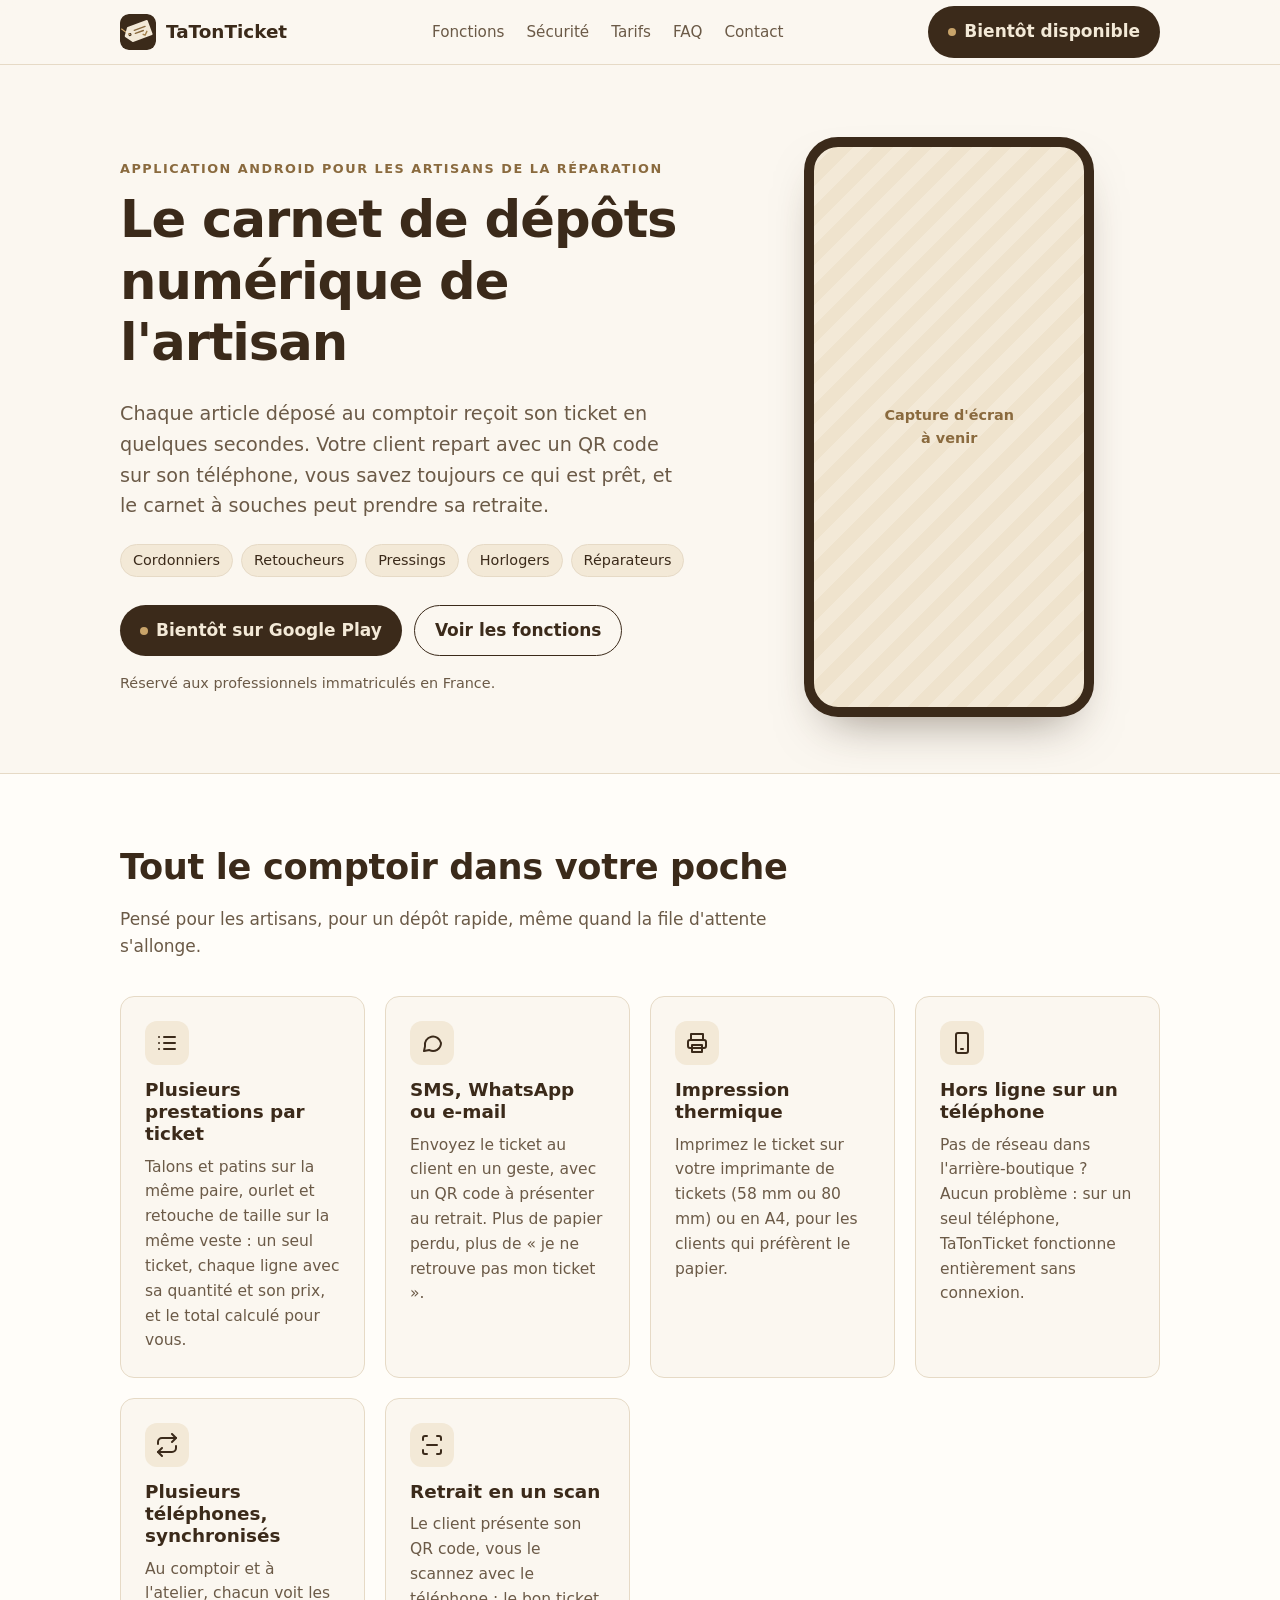
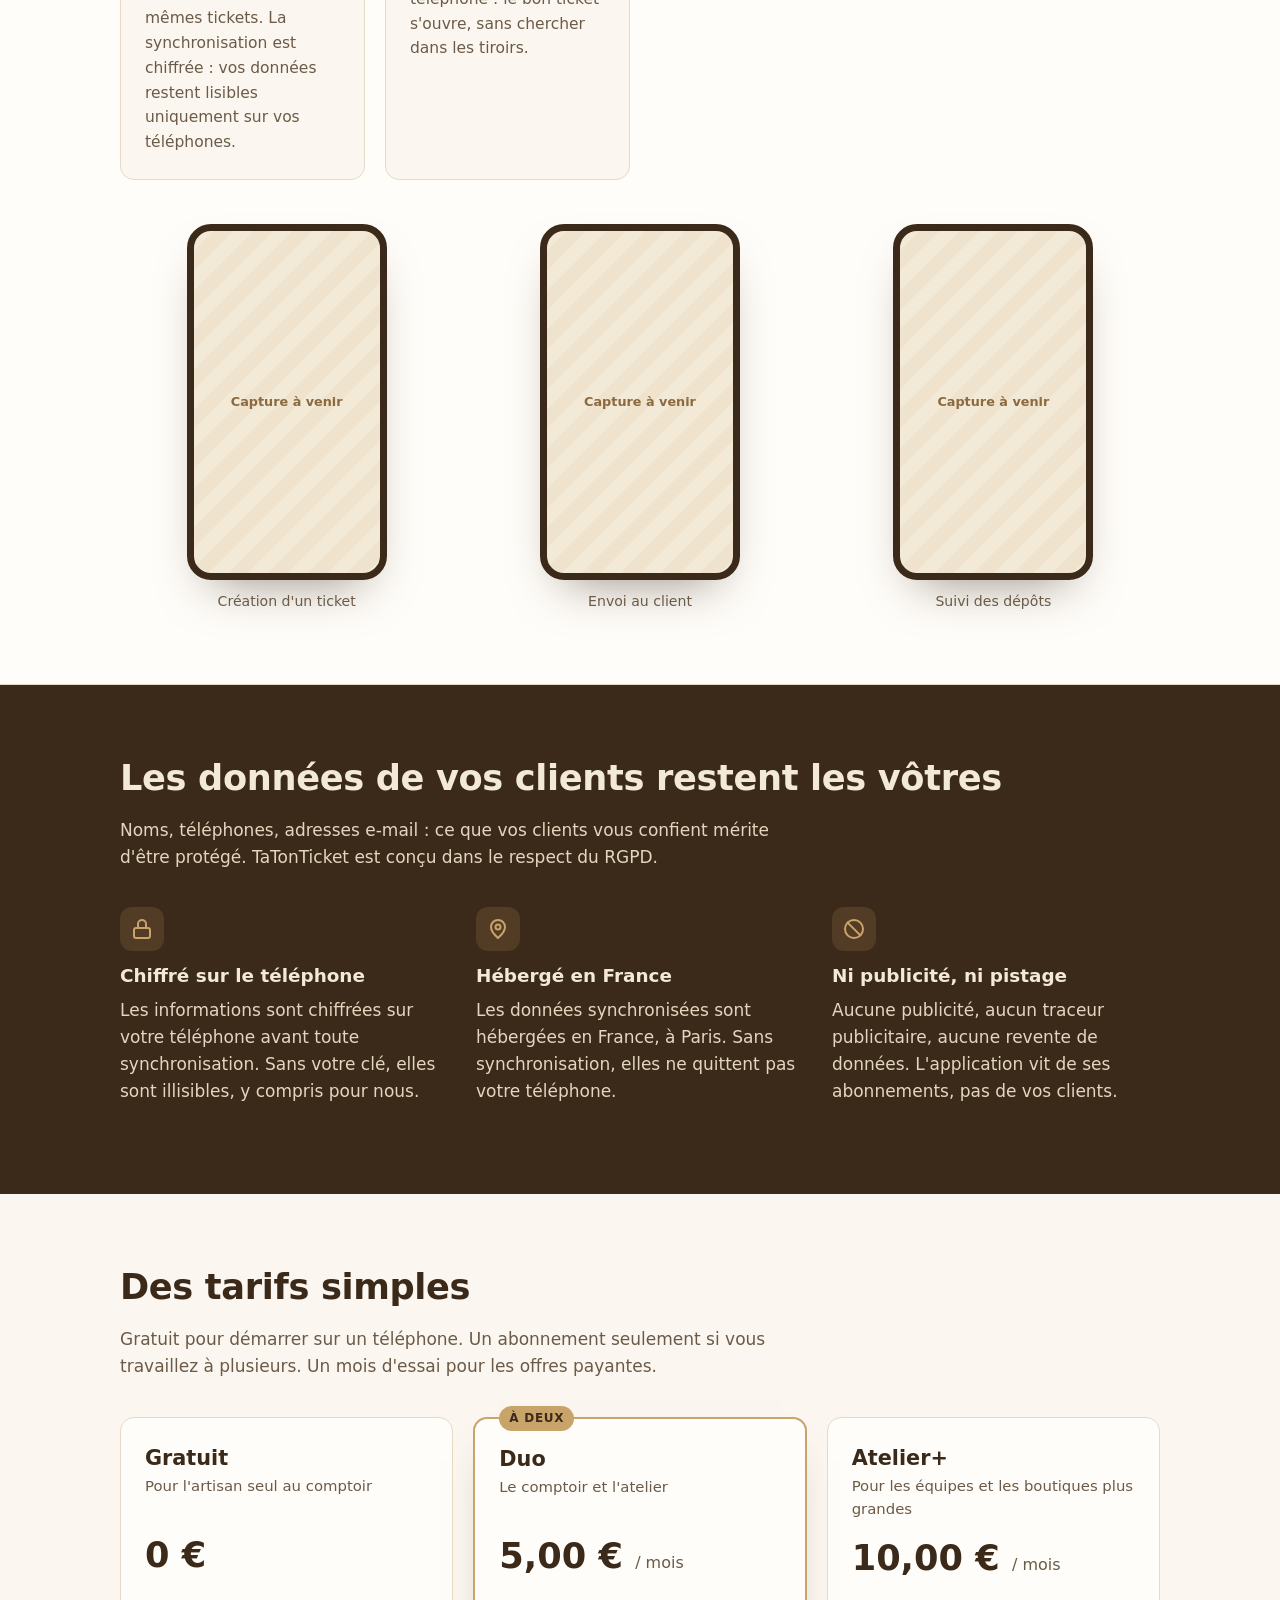
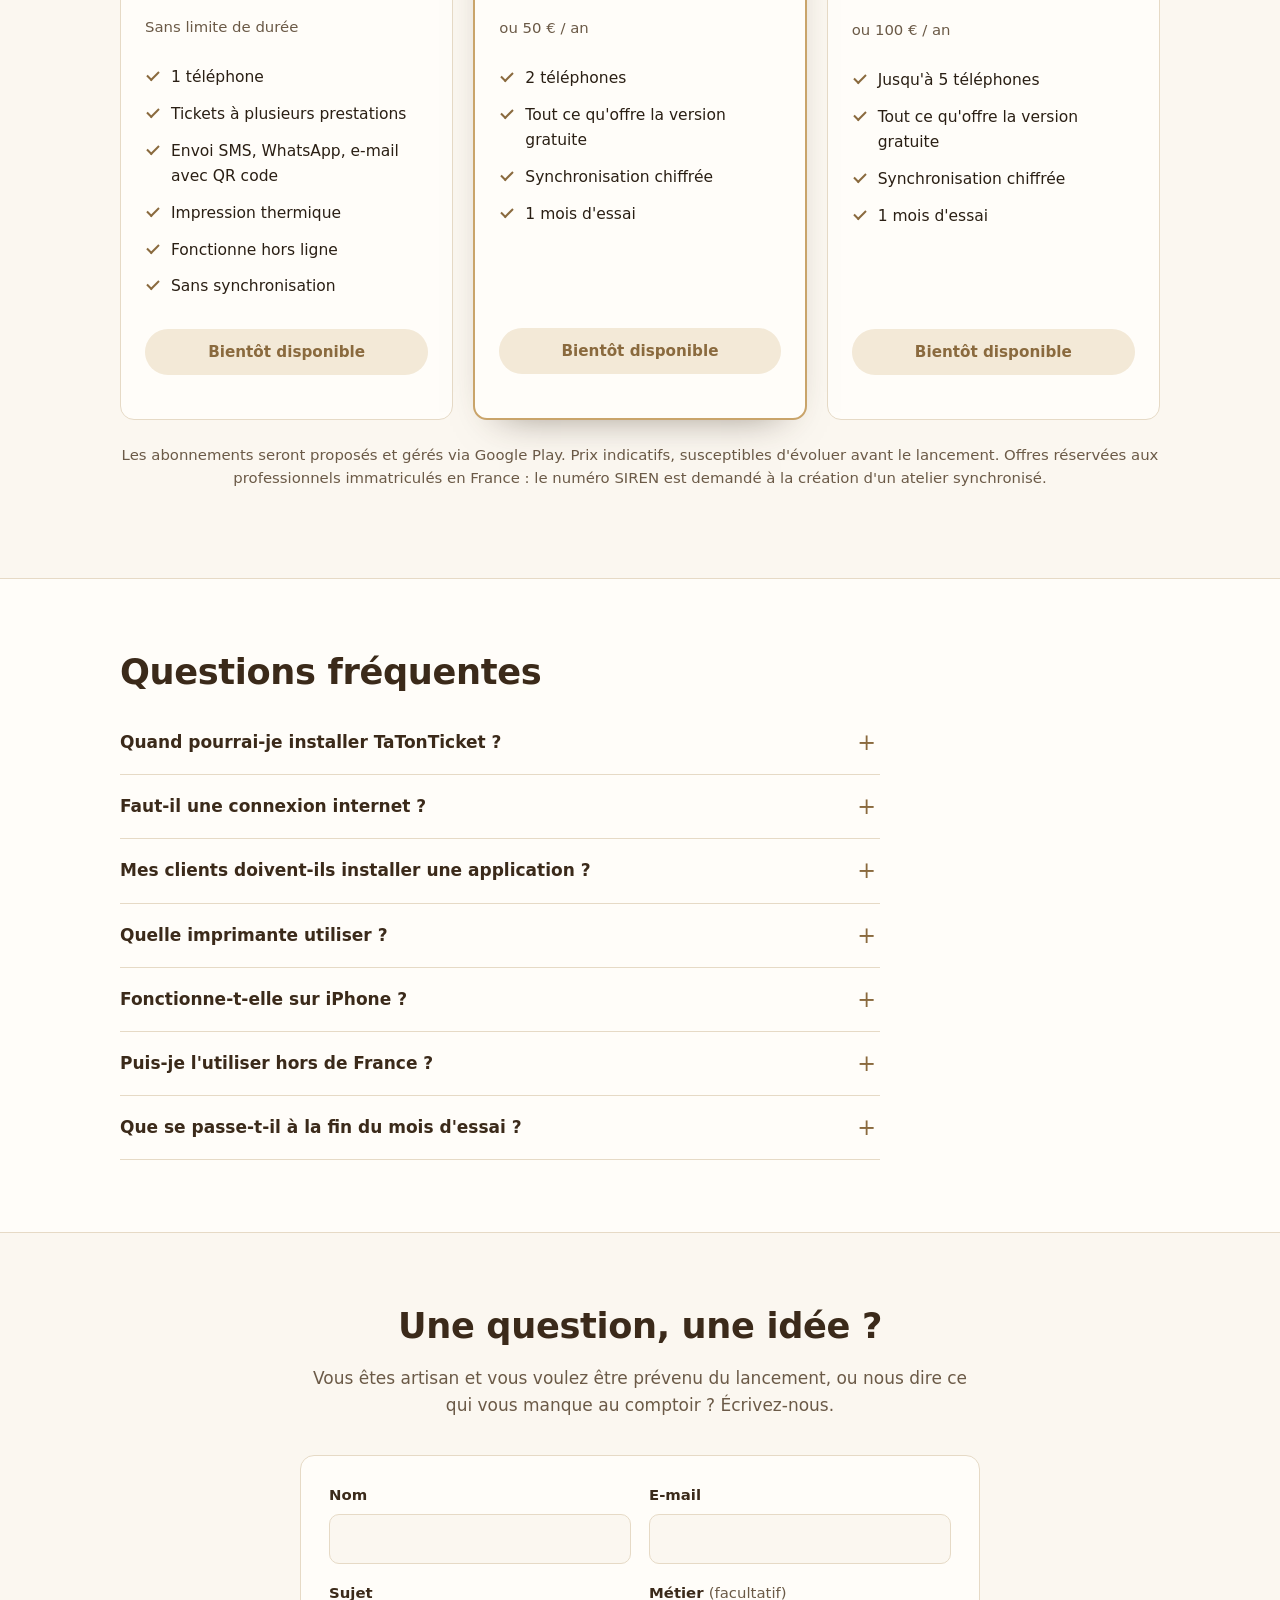
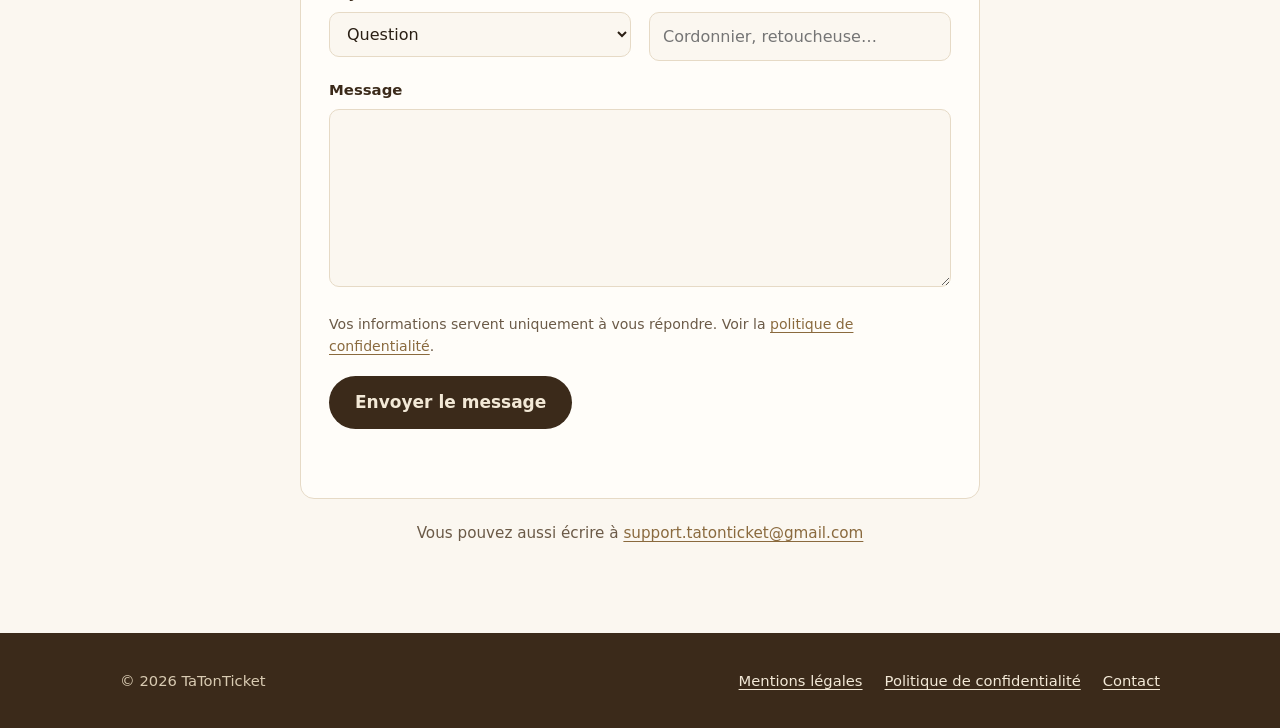
<file: index.html>
<!doctype html>
<html lang="fr">
<head>
  <meta charset="utf-8">
  <meta name="viewport" content="width=device-width, initial-scale=1">
  <title>TaTonTicket — le carnet de dépôts numérique de l'artisan</title>
  <meta name="description" content="TaTonTicket remplace le carnet à souches : tickets de dépôt à plusieurs prestations, envoi par SMS, WhatsApp ou e-mail avec QR code, impression thermique, hors ligne. Pour cordonniers, retoucheurs, pressings, horlogers et réparateurs.">
  <meta name="theme-color" content="#3B2A1A">
  <meta property="og:title" content="TaTonTicket — le carnet de dépôts numérique de l'artisan">
  <meta property="og:description" content="Tickets de dépôt sur téléphone pour les artisans de la réparation. Bientôt disponible.">
  <meta property="og:type" content="website">
  <meta property="og:locale" content="fr_FR">
  <link rel="icon" href="assets/icone.svg" type="image/svg+xml">
  <link rel="icon" href="assets/icone-192.png" type="image/png">
  <link rel="apple-touch-icon" href="assets/icone-192.png">
  <link rel="stylesheet" href="style.css">
</head>
<body>
  <a class="lien-evitement" href="#contenu">Aller au contenu</a>

  <header class="entete">
    <div class="conteneur">
      <a class="marque" href="#">
        <img src="assets/icone.svg" alt="" width="36" height="36">
        TaTonTicket
      </a>
      <nav class="nav" aria-label="Navigation principale">
        <a href="#fonctions">Fonctions</a>
        <a href="#securite">Sécurité</a>
        <a href="#tarifs">Tarifs</a>
        <a href="#faq">FAQ</a>
        <a href="#contact">Contact</a>
      </nav>
      <span class="badge-bientot">Bientôt disponible</span>
    </div>
  </header>

  <main id="contenu">
    <section class="accueil">
      <div class="conteneur">
        <div>
          <p class="surtitre">Application Android pour les artisans de la réparation</p>
          <h1>Le carnet de dépôts numérique de l'artisan</h1>
          <p class="chapeau">Chaque article déposé au comptoir reçoit son ticket en quelques secondes. Votre client repart avec un QR code sur son téléphone, vous savez toujours ce qui est prêt, et le carnet à souches peut prendre sa retraite.</p>
          <ul class="metiers" aria-label="Métiers concernés">
            <li>Cordonniers</li>
            <li>Retoucheurs</li>
            <li>Pressings</li>
            <li>Horlogers</li>
            <li>Réparateurs</li>
          </ul>
          <div class="actions">
            <span class="badge-bientot">Bientôt sur Google Play</span>
            <a class="bouton-secondaire" href="#fonctions">Voir les fonctions</a>
          </div>
          <p class="mention-france">Réservé aux professionnels immatriculés en France.</p>
        </div>
        <!-- Emplacement : remplacer par une vraie capture d'écran de l'app (ex. assets/capture-accueil.png) -->
        <div class="capture" role="img" aria-label="Emplacement réservé pour une capture d'écran">Capture d'écran<br>à venir</div>
      </div>
    </section>

    <section class="section alt" id="fonctions">
      <div class="conteneur">
        <h2>Tout le comptoir dans votre poche</h2>
        <p class="intro">Pensé pour les artisans, pour un dépôt rapide, même quand la file d'attente s'allonge.</p>
        <div class="grille">
          <article class="carte">
            <div class="pictogramme" aria-hidden="true">
              <svg viewBox="0 0 24 24" fill="none" stroke="currentColor" stroke-width="2" stroke-linecap="round" stroke-linejoin="round"><path d="M9 6h11M9 12h11M9 18h11"/><path d="M4 6h.01M4 12h.01M4 18h.01"/></svg>
            </div>
            <h3>Plusieurs prestations par ticket</h3>
            <p>Talons et patins sur la même paire, ourlet et retouche de taille sur la même veste : un seul ticket, chaque ligne avec sa quantité et son prix, et le total calculé pour vous.</p>
          </article>
          <article class="carte">
            <div class="pictogramme" aria-hidden="true">
              <svg viewBox="0 0 24 24" fill="none" stroke="currentColor" stroke-width="2" stroke-linecap="round" stroke-linejoin="round"><path d="M21 12a8 8 0 0 1-11.6 7.1L4 20l1-4.6A8 8 0 1 1 21 12z"/></svg>
            </div>
            <h3>SMS, WhatsApp ou e-mail</h3>
            <p>Envoyez le ticket au client en un geste, avec un QR code à présenter au retrait. Plus de papier perdu, plus de « je ne retrouve pas mon ticket ».</p>
          </article>
          <article class="carte">
            <div class="pictogramme" aria-hidden="true">
              <svg viewBox="0 0 24 24" fill="none" stroke="currentColor" stroke-width="2" stroke-linecap="round" stroke-linejoin="round"><path d="M6 9V3h12v6"/><rect x="3" y="9" width="18" height="8" rx="2"/><path d="M7 14h10v7H7z"/></svg>
            </div>
            <h3>Impression thermique</h3>
            <p>Imprimez le ticket sur votre imprimante de tickets (58 mm ou 80 mm) ou en A4, pour les clients qui préfèrent le papier.</p>
          </article>
          <article class="carte">
            <div class="pictogramme" aria-hidden="true">
              <svg viewBox="0 0 24 24" fill="none" stroke="currentColor" stroke-width="2" stroke-linecap="round" stroke-linejoin="round"><rect x="6" y="2" width="12" height="20" rx="2"/><path d="M11 18h2"/></svg>
            </div>
            <h3>Hors ligne sur un téléphone</h3>
            <p>Pas de réseau dans l'arrière-boutique ? Aucun problème : sur un seul téléphone, TaTonTicket fonctionne entièrement sans connexion.</p>
          </article>
          <article class="carte">
            <div class="pictogramme" aria-hidden="true">
              <svg viewBox="0 0 24 24" fill="none" stroke="currentColor" stroke-width="2" stroke-linecap="round" stroke-linejoin="round"><path d="M17 1l4 4-4 4"/><path d="M3 11V9a4 4 0 0 1 4-4h14"/><path d="M7 23l-4-4 4-4"/><path d="M21 13v2a4 4 0 0 1-4 4H3"/></svg>
            </div>
            <h3>Plusieurs téléphones, synchronisés</h3>
            <p>Au comptoir et à l'atelier, chacun voit les mêmes tickets. La synchronisation est chiffrée : vos données restent lisibles uniquement sur vos téléphones.</p>
          </article>
          <article class="carte">
            <div class="pictogramme" aria-hidden="true">
              <svg viewBox="0 0 24 24" fill="none" stroke="currentColor" stroke-width="2" stroke-linecap="round" stroke-linejoin="round"><path d="M3 7V5a2 2 0 0 1 2-2h2M17 3h2a2 2 0 0 1 2 2v2M21 17v2a2 2 0 0 1-2 2h-2M7 21H5a2 2 0 0 1-2-2v-2"/><path d="M7 12h10"/></svg>
            </div>
            <h3>Retrait en un scan</h3>
            <p>Le client présente son QR code, vous le scannez avec le téléphone : le bon ticket s'ouvre, sans chercher dans les tiroirs.</p>
          </article>
        </div>

        <div class="galerie">
          <!-- Emplacements : remplacer par de vraies captures d'écran de l'app -->
          <figure>
            <div class="capture petite" role="img" aria-label="Emplacement réservé pour une capture d'écran">Capture à venir</div>
            <figcaption>Création d'un ticket</figcaption>
          </figure>
          <figure>
            <div class="capture petite" role="img" aria-label="Emplacement réservé pour une capture d'écran">Capture à venir</div>
            <figcaption>Envoi au client</figcaption>
          </figure>
          <figure>
            <div class="capture petite" role="img" aria-label="Emplacement réservé pour une capture d'écran">Capture à venir</div>
            <figcaption>Suivi des dépôts</figcaption>
          </figure>
        </div>
      </div>
    </section>

    <section class="section sombre" id="securite">
      <div class="conteneur">
        <h2>Les données de vos clients restent les vôtres</h2>
        <p class="intro">Noms, téléphones, adresses e-mail : ce que vos clients vous confient mérite d'être protégé. TaTonTicket est conçu dans le respect du RGPD.</p>
        <div class="securite">
          <div>
            <div class="pictogramme" aria-hidden="true">
              <svg viewBox="0 0 24 24" fill="none" stroke="currentColor" stroke-width="2" stroke-linecap="round" stroke-linejoin="round"><rect x="4" y="11" width="16" height="10" rx="2"/><path d="M8 11V7a4 4 0 0 1 8 0v4"/></svg>
            </div>
            <h3>Chiffré sur le téléphone</h3>
            <p>Les informations sont chiffrées sur votre téléphone avant toute synchronisation. Sans votre clé, elles sont illisibles, y compris pour nous.</p>
          </div>
          <div>
            <div class="pictogramme" aria-hidden="true">
              <svg viewBox="0 0 24 24" fill="none" stroke="currentColor" stroke-width="2" stroke-linecap="round" stroke-linejoin="round"><path d="M12 21s-7-6.2-7-11a7 7 0 0 1 14 0c0 4.8-7 11-7 11z"/><circle cx="12" cy="10" r="2.5"/></svg>
            </div>
            <h3>Hébergé en France</h3>
            <p>Les données synchronisées sont hébergées en France, à Paris. Sans synchronisation, elles ne quittent pas votre téléphone.</p>
          </div>
          <div>
            <div class="pictogramme" aria-hidden="true">
              <svg viewBox="0 0 24 24" fill="none" stroke="currentColor" stroke-width="2" stroke-linecap="round" stroke-linejoin="round"><circle cx="12" cy="12" r="9"/><path d="M5.6 5.6l12.8 12.8"/></svg>
            </div>
            <h3>Ni publicité, ni pistage</h3>
            <p>Aucune publicité, aucun traceur publicitaire, aucune revente de données. L'application vit de ses abonnements, pas de vos clients.</p>
          </div>
        </div>
      </div>
    </section>

    <section class="section" id="tarifs">
      <div class="conteneur">
        <h2>Des tarifs simples</h2>
        <p class="intro">Gratuit pour démarrer sur un téléphone. Un abonnement seulement si vous travaillez à plusieurs. Un mois d'essai pour les offres payantes.</p>
        <div class="tarifs">
          <article class="offre">
            <h3>Gratuit</h3>
            <p class="public">Pour l'artisan seul au comptoir</p>
            <p class="prix">0 €</p>
            <p class="prix-annuel">Sans limite de durée</p>
            <ul>
              <li>1 téléphone</li>
              <li>Tickets à plusieurs prestations</li>
              <li>Envoi SMS, WhatsApp, e-mail avec QR code</li>
              <li>Impression thermique</li>
              <li>Fonctionne hors ligne</li>
              <li>Sans synchronisation</li>
            </ul>
            <p class="indisponible">Bientôt disponible</p>
          </article>
          <article class="offre vedette">
            <span class="etiquette">À deux</span>
            <h3>Duo</h3>
            <p class="public">Le comptoir et l'atelier</p>
            <p class="prix">5,00 € <small>/ mois</small></p>
            <p class="prix-annuel">ou 50 € / an</p>
            <ul>
              <li>2 téléphones</li>
              <li>Tout ce qu'offre la version gratuite</li>
              <li>Synchronisation chiffrée</li>
              <li>1 mois d'essai</li>
            </ul>
            <p class="indisponible">Bientôt disponible</p>
          </article>
          <article class="offre">
            <h3>Atelier+</h3>
            <p class="public">Pour les équipes et les boutiques plus grandes</p>
            <p class="prix">10,00 € <small>/ mois</small></p>
            <p class="prix-annuel">ou 100 € / an</p>
            <ul>
              <li>Jusqu'à 5 téléphones</li>
              <li>Tout ce qu'offre la version gratuite</li>
              <li>Synchronisation chiffrée</li>
              <li>1 mois d'essai</li>
            </ul>
            <p class="indisponible">Bientôt disponible</p>
          </article>
        </div>
        <p class="note-tarifs">Les abonnements seront proposés et gérés via Google Play. Prix indicatifs, susceptibles d'évoluer avant le lancement. Offres réservées aux professionnels immatriculés en France : le numéro SIREN est demandé à la création d'un atelier synchronisé.</p>
      </div>
    </section>

    <section class="section alt" id="faq">
      <div class="conteneur">
        <h2>Questions fréquentes</h2>
        <div class="faq">
          <details>
            <summary>Quand pourrai-je installer TaTonTicket ?</summary>
            <p>L'application sera bientôt disponible sur Google Play. Écrivez-nous si vous souhaitez être prévenu du lancement.</p>
          </details>
          <details>
            <summary>Faut-il une connexion internet ?</summary>
            <p>Non. Sur un seul téléphone, tout fonctionne hors ligne. Une connexion est seulement nécessaire pour synchroniser plusieurs téléphones et pour envoyer les tickets par message.</p>
          </details>
          <details>
            <summary>Mes clients doivent-ils installer une application ?</summary>
            <p>Non. Ils reçoivent leur ticket par SMS, WhatsApp ou e-mail, avec un QR code à montrer au retrait. Un ticket imprimé reste aussi possible.</p>
          </details>
          <details>
            <summary>Quelle imprimante utiliser ?</summary>
            <p>Une imprimante de tickets thermique (largeur 58 mm ou 80 mm) reconnue par votre téléphone Android, ou une imprimante classique pour le format A4.</p>
          </details>
          <details>
            <summary>Fonctionne-t-elle sur iPhone ?</summary>
            <p>Pas pour l'instant : TaTonTicket est une application Android.</p>
          </details>
          <details>
            <summary>Puis-je l'utiliser hors de France ?</summary>
            <p>Pas pour l'instant. TaTonTicket est réservé aux professionnels immatriculés en France : le numéro SIREN de l'entreprise est demandé à la création d'un atelier synchronisé, pour garantir une identité vérifiable en cas de perte ou de vol.</p>
          </details>
          <details>
            <summary>Que se passe-t-il à la fin du mois d'essai ?</summary>
            <p>Vous choisissez de continuer avec l'abonnement ou de revenir à la version gratuite sur un téléphone. Les abonnements se gèrent et se résilient depuis Google Play.</p>
          </details>
        </div>
      </div>
    </section>

    <section class="section contact" id="contact">
      <div class="conteneur">
        <h2>Une question, une idée ?</h2>
        <p class="intro">Vous êtes artisan et vous voulez être prévenu du lancement, ou nous dire ce qui vous manque au comptoir ? Écrivez-nous.</p>

        <!-- data-endpoint : URL /exec du script outils/formulaire-contact (vide = ouverture de l'application e-mail) -->
        <form id="formulaire-contact" class="formulaire" data-endpoint="" data-courriel="support.tatonticket@gmail.com" novalidate>
          <div class="champs-ligne">
            <p class="champ-form">
              <label for="f-nom">Nom</label>
              <input id="f-nom" name="nom" type="text" autocomplete="name" maxlength="100" required>
            </p>
            <p class="champ-form">
              <label for="f-email">E-mail</label>
              <input id="f-email" name="email" type="email" autocomplete="email" maxlength="200" required>
            </p>
          </div>
          <div class="champs-ligne">
            <p class="champ-form">
              <label for="f-sujet">Sujet</label>
              <select id="f-sujet" name="sujet">
                <option>Question</option>
                <option>Être prévenu du lancement</option>
                <option>Suggestion</option>
                <option>Partenariat</option>
                <option>Autre</option>
              </select>
            </p>
            <p class="champ-form">
              <label for="f-metier">Métier <span class="facultatif">(facultatif)</span></label>
              <input id="f-metier" name="metier" type="text" maxlength="100" placeholder="Cordonnier, retoucheuse…" list="metiers-liste">
              <datalist id="metiers-liste">
                <option value="Cordonnier"><option value="Retoucheur"><option value="Pressing"><option value="Horloger"><option value="Réparateur">
              </datalist>
            </p>
          </div>
          <p class="champ-form">
            <label for="f-message">Message</label>
            <textarea id="f-message" name="message" rows="6" maxlength="5000" required></textarea>
          </p>
          <p class="piege" aria-hidden="true">
            <label for="f-site">Ne pas remplir</label>
            <input id="f-site" name="site_web" type="text" tabindex="-1" autocomplete="off">
          </p>
          <input type="hidden" name="t" value="">
          <p class="mention-form">Vos informations servent uniquement à vous répondre. Voir la <a href="confidentialite.html">politique de confidentialité</a>.</p>
          <button type="submit" class="bouton-principal">Envoyer le message</button>
          <p class="etat-form" role="status" aria-live="polite"></p>
        </form>

        <p class="courriel-alt">Vous pouvez aussi écrire à <a href="mailto:support.tatonticket@gmail.com">support.tatonticket@gmail.com</a></p>
      </div>
    </section>
  </main>

  <footer class="pied">
    <div class="conteneur">
      <span>© 2026 TaTonTicket</span>
      <nav aria-label="Liens légaux">
        <a href="mentions-legales.html">Mentions légales</a>
        <a href="confidentialite.html">Politique de confidentialité</a>
        <a href="mailto:support.tatonticket@gmail.com">Contact</a>
      </nav>
    </div>
  </footer>
  <script src="contact.js" defer></script>
</body>
</html>
</file>
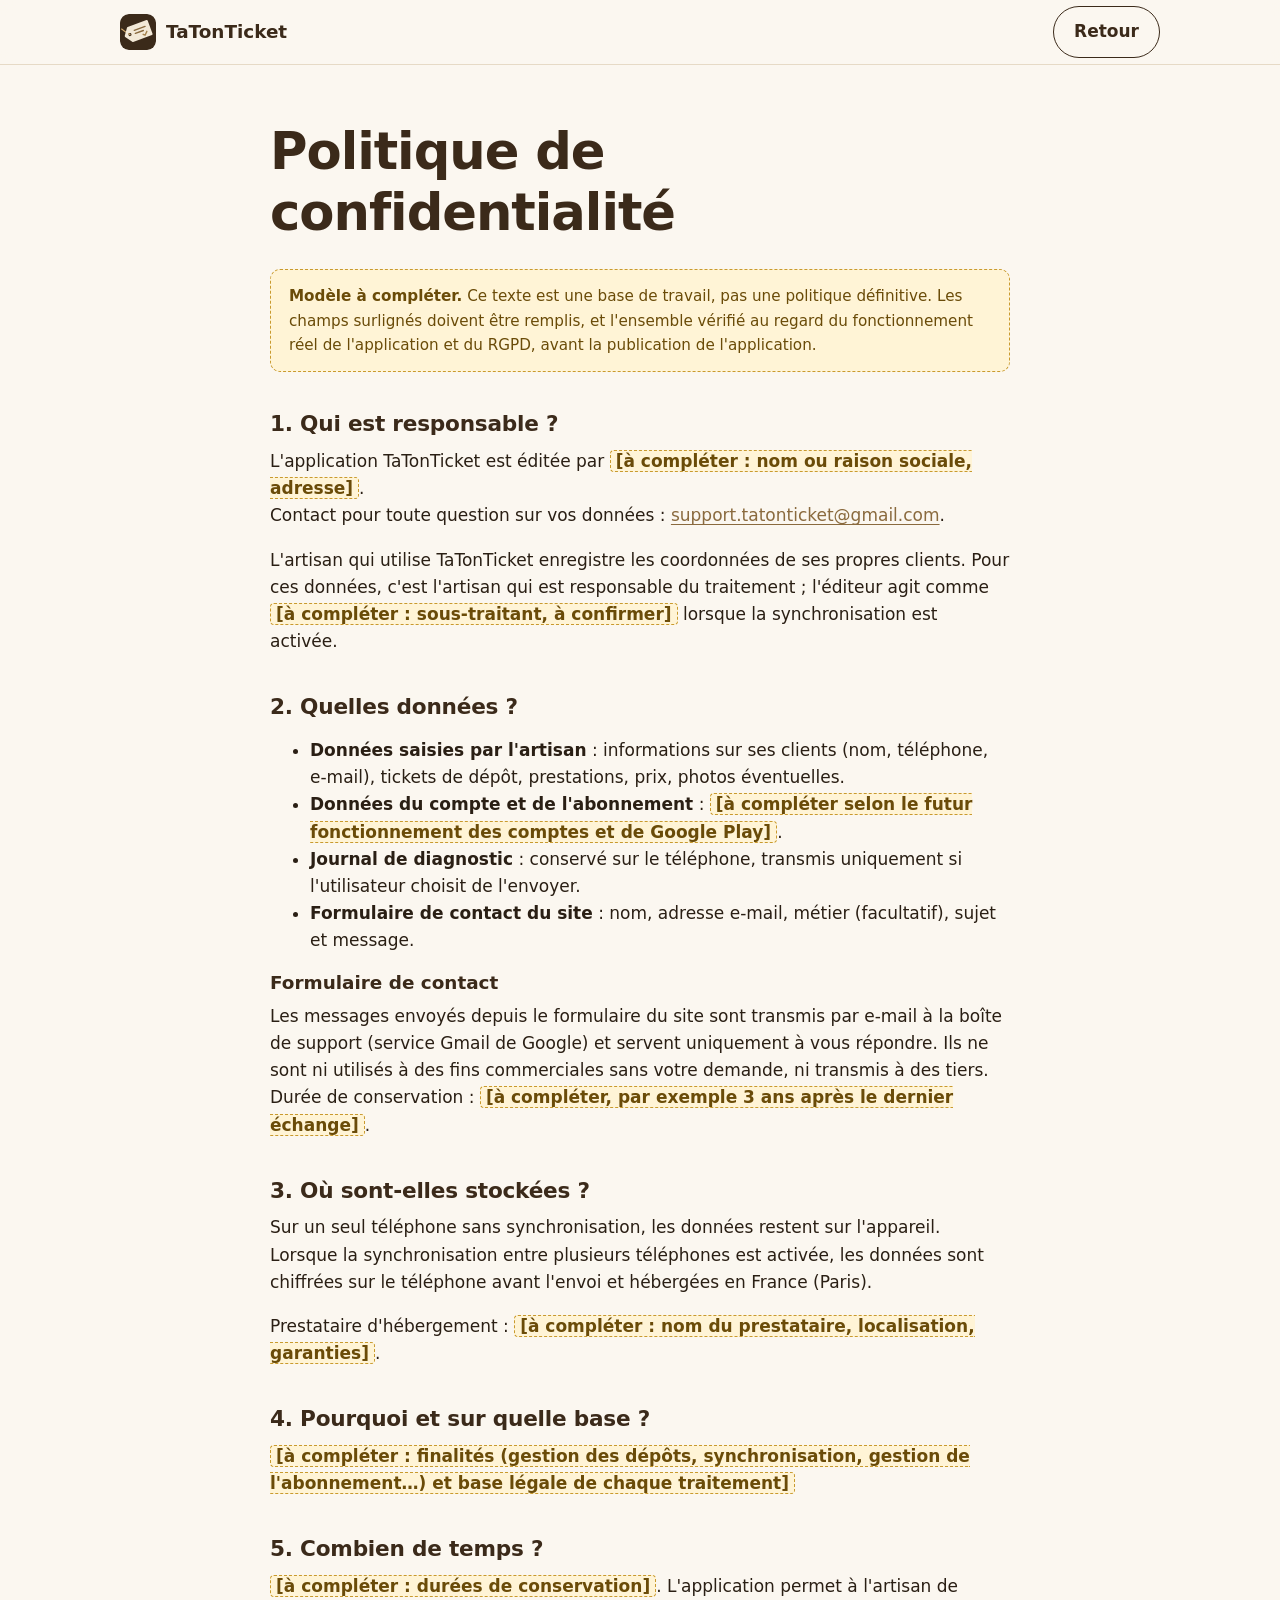
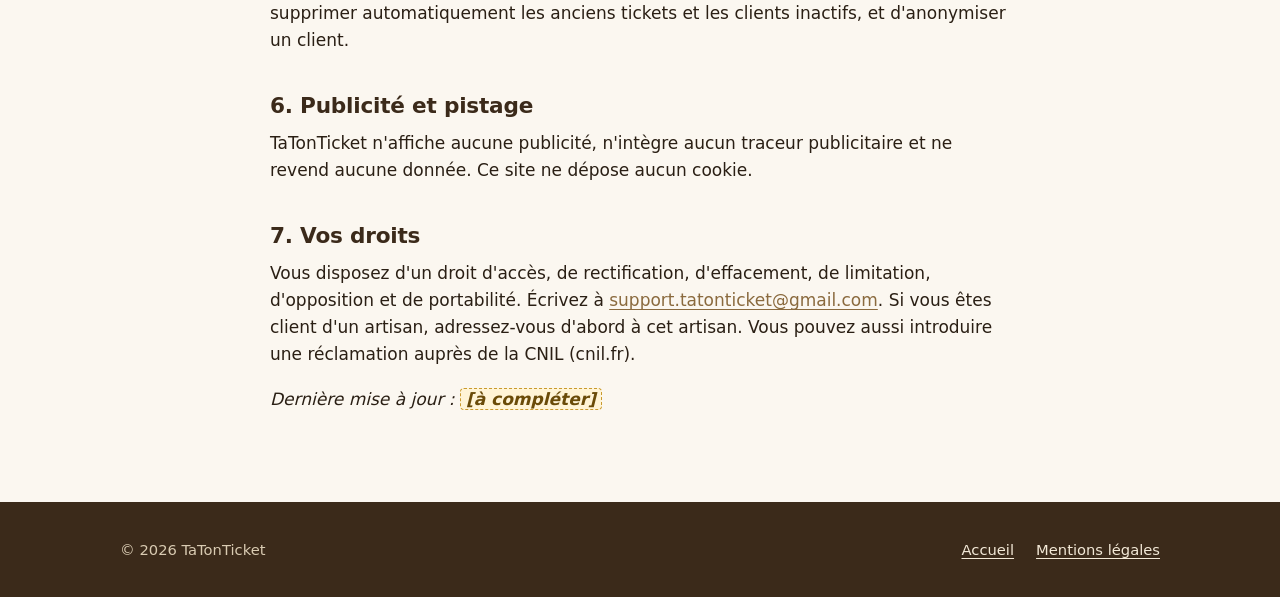
<file: confidentialite.html>
<!doctype html>
<html lang="fr">
<head>
  <meta charset="utf-8">
  <meta name="viewport" content="width=device-width, initial-scale=1">
  <title>Politique de confidentialité — TaTonTicket</title>
  <meta name="robots" content="noindex">
  <meta name="theme-color" content="#3B2A1A">
  <link rel="icon" href="assets/icone.svg" type="image/svg+xml">
  <link rel="stylesheet" href="style.css">
</head>
<body>
  <header class="entete">
    <div class="conteneur">
      <a class="marque" href="index.html">
        <img src="assets/icone.svg" alt="" width="36" height="36">
        TaTonTicket
      </a>
      <a class="bouton-secondaire" href="index.html">Retour</a>
    </div>
  </header>

  <main class="legal">
    <div class="conteneur">
      <h1>Politique de confidentialité</h1>

      <p class="a-completer"><strong>Modèle à compléter.</strong> Ce texte est une base de travail, pas une politique définitive. Les champs surlignés doivent être remplis, et l'ensemble vérifié au regard du fonctionnement réel de l'application et du RGPD, avant la publication de l'application.</p>

      <h2>1. Qui est responsable ?</h2>
      <p>
        L'application TaTonTicket est éditée par <span class="champ">[à compléter : nom ou raison sociale, adresse]</span>.<br>
        Contact pour toute question sur vos données : <a href="mailto:support.tatonticket@gmail.com">support.tatonticket@gmail.com</a>.
      </p>
      <p>L'artisan qui utilise TaTonTicket enregistre les coordonnées de ses propres clients. Pour ces données, c'est l'artisan qui est responsable du traitement ; l'éditeur agit comme <span class="champ">[à compléter : sous-traitant, à confirmer]</span> lorsque la synchronisation est activée.</p>

      <h2>2. Quelles données ?</h2>
      <ul>
        <li><strong>Données saisies par l'artisan</strong> : informations sur ses clients (nom, téléphone, e-mail), tickets de dépôt, prestations, prix, photos éventuelles.</li>
        <li><strong>Données du compte et de l'abonnement</strong> : <span class="champ">[à compléter selon le futur fonctionnement des comptes et de Google Play]</span>.</li>
        <li><strong>Journal de diagnostic</strong> : conservé sur le téléphone, transmis uniquement si l'utilisateur choisit de l'envoyer.</li>
        <li><strong>Formulaire de contact du site</strong> : nom, adresse e-mail, métier (facultatif), sujet et message.</li>
      </ul>

      <h3>Formulaire de contact</h3>
      <p>Les messages envoyés depuis le formulaire du site sont transmis par e-mail à la boîte de support (service Gmail de Google) et servent uniquement à vous répondre. Ils ne sont ni utilisés à des fins commerciales sans votre demande, ni transmis à des tiers. Durée de conservation : <span class="champ">[à compléter, par exemple 3 ans après le dernier échange]</span>.</p>

      <h2>3. Où sont-elles stockées ?</h2>
      <p>Sur un seul téléphone sans synchronisation, les données restent sur l'appareil. Lorsque la synchronisation entre plusieurs téléphones est activée, les données sont chiffrées sur le téléphone avant l'envoi et hébergées en France (Paris).</p>
      <p>Prestataire d'hébergement : <span class="champ">[à compléter : nom du prestataire, localisation, garanties]</span>.</p>

      <h2>4. Pourquoi et sur quelle base ?</h2>
      <p><span class="champ">[à compléter : finalités (gestion des dépôts, synchronisation, gestion de l'abonnement…) et base légale de chaque traitement]</span></p>

      <h2>5. Combien de temps ?</h2>
      <p><span class="champ">[à compléter : durées de conservation]</span>. L'application permet à l'artisan de supprimer automatiquement les anciens tickets et les clients inactifs, et d'anonymiser un client.</p>

      <h2>6. Publicité et pistage</h2>
      <p>TaTonTicket n'affiche aucune publicité, n'intègre aucun traceur publicitaire et ne revend aucune donnée. Ce site ne dépose aucun cookie.</p>

      <h2>7. Vos droits</h2>
      <p>Vous disposez d'un droit d'accès, de rectification, d'effacement, de limitation, d'opposition et de portabilité. Écrivez à <a href="mailto:support.tatonticket@gmail.com">support.tatonticket@gmail.com</a>. Si vous êtes client d'un artisan, adressez-vous d'abord à cet artisan. Vous pouvez aussi introduire une réclamation auprès de la CNIL (cnil.fr).</p>

      <p><em>Dernière mise à jour : <span class="champ">[à compléter]</span></em></p>
    </div>
  </main>

  <footer class="pied">
    <div class="conteneur">
      <span>© 2026 TaTonTicket</span>
      <nav aria-label="Liens légaux">
        <a href="index.html">Accueil</a>
        <a href="mentions-legales.html">Mentions légales</a>
      </nav>
    </div>
  </footer>
</body>
</html>
</file>
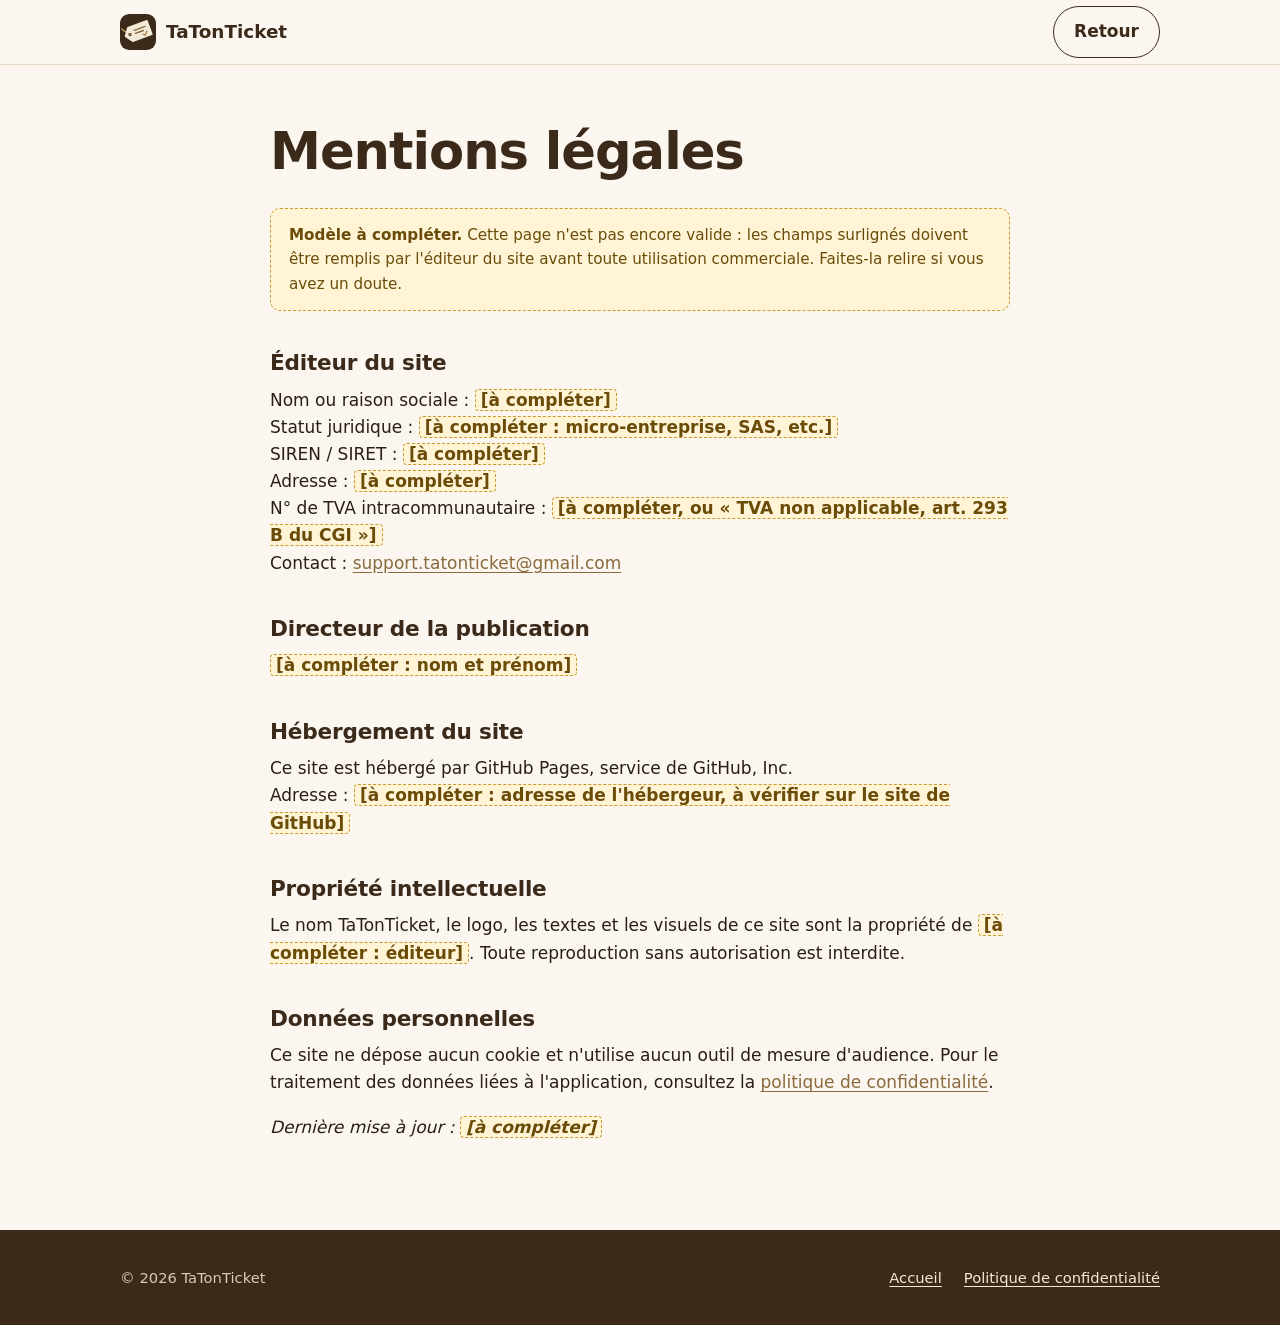
<file: mentions-legales.html>
<!doctype html>
<html lang="fr">
<head>
  <meta charset="utf-8">
  <meta name="viewport" content="width=device-width, initial-scale=1">
  <title>Mentions légales — TaTonTicket</title>
  <meta name="robots" content="noindex">
  <meta name="theme-color" content="#3B2A1A">
  <link rel="icon" href="assets/icone.svg" type="image/svg+xml">
  <link rel="stylesheet" href="style.css">
</head>
<body>
  <header class="entete">
    <div class="conteneur">
      <a class="marque" href="index.html">
        <img src="assets/icone.svg" alt="" width="36" height="36">
        TaTonTicket
      </a>
      <a class="bouton-secondaire" href="index.html">Retour</a>
    </div>
  </header>

  <main class="legal">
    <div class="conteneur">
      <h1>Mentions légales</h1>

      <p class="a-completer"><strong>Modèle à compléter.</strong> Cette page n'est pas encore valide : les champs surlignés doivent être remplis par l'éditeur du site avant toute utilisation commerciale. Faites-la relire si vous avez un doute.</p>

      <h2>Éditeur du site</h2>
      <p>
        Nom ou raison sociale : <span class="champ">[à compléter]</span><br>
        Statut juridique : <span class="champ">[à compléter : micro-entreprise, SAS, etc.]</span><br>
        SIREN / SIRET : <span class="champ">[à compléter]</span><br>
        Adresse : <span class="champ">[à compléter]</span><br>
        N° de TVA intracommunautaire : <span class="champ">[à compléter, ou « TVA non applicable, art. 293 B du CGI »]</span><br>
        Contact : <a href="mailto:support.tatonticket@gmail.com">support.tatonticket@gmail.com</a>
      </p>

      <h2>Directeur de la publication</h2>
      <p><span class="champ">[à compléter : nom et prénom]</span></p>

      <h2>Hébergement du site</h2>
      <p>
        Ce site est hébergé par GitHub Pages, service de GitHub, Inc.<br>
        Adresse : <span class="champ">[à compléter : adresse de l'hébergeur, à vérifier sur le site de GitHub]</span>
      </p>

      <h2>Propriété intellectuelle</h2>
      <p>Le nom TaTonTicket, le logo, les textes et les visuels de ce site sont la propriété de <span class="champ">[à compléter : éditeur]</span>. Toute reproduction sans autorisation est interdite.</p>

      <h2>Données personnelles</h2>
      <p>Ce site ne dépose aucun cookie et n'utilise aucun outil de mesure d'audience. Pour le traitement des données liées à l'application, consultez la <a href="confidentialite.html">politique de confidentialité</a>.</p>

      <p><em>Dernière mise à jour : <span class="champ">[à compléter]</span></em></p>
    </div>
  </main>

  <footer class="pied">
    <div class="conteneur">
      <span>© 2026 TaTonTicket</span>
      <nav aria-label="Liens légaux">
        <a href="index.html">Accueil</a>
        <a href="confidentialite.html">Politique de confidentialité</a>
      </nav>
    </div>
  </footer>
</body>
</html>
</file>
<file: style.css>
/* TaTonTicket — site vitrine. Couleurs reprises de l'icône de l'app (cuir, crème, laiton). */
:root {
  --cuir: #3B2A1A;
  --cuir-2: #533c26;
  --creme: #F3E9D7;
  --papier: #FBF7F0;
  --laiton: #C9A46A;
  --laiton-fonce: #8A6A3E;
  --texte: #2a1f14;
  --texte-doux: #6b5a47;
  --bord: #e6dac6;
  --blanc: #fffdf9;
  --rayon: 14px;
  --max: 1080px;
}

*, *::before, *::after { box-sizing: border-box; }

html { scroll-behavior: smooth; -webkit-text-size-adjust: 100%; }

body {
  margin: 0;
  background: var(--papier);
  color: var(--texte);
  font: 17px/1.6 system-ui, -apple-system, "Segoe UI", Roboto, "Helvetica Neue", Arial, sans-serif;
}

img { max-width: 100%; height: auto; display: block; }

a { color: var(--laiton-fonce); text-underline-offset: 3px; }
a:hover { color: var(--cuir); }

h1, h2, h3 { line-height: 1.2; color: var(--cuir); margin: 0 0 .5em; }
h1 { font-size: clamp(2rem, 5.5vw, 3.2rem); letter-spacing: -.02em; }
h2 { font-size: clamp(1.6rem, 4vw, 2.2rem); letter-spacing: -.01em; }
h3 { font-size: 1.15rem; }
p { margin: 0 0 1em; }

.conteneur { max-width: var(--max); margin: 0 auto; padding: 0 20px; }

.lien-evitement {
  position: absolute; left: -999px; top: 8px;
  background: var(--cuir); color: var(--creme); padding: 8px 12px; border-radius: 8px; z-index: 10;
}
.lien-evitement:focus { left: 8px; }

/* En-tête */
.entete {
  position: sticky; top: 0; z-index: 5;
  background: rgba(251, 247, 240, .94);
  backdrop-filter: blur(8px);
  border-bottom: 1px solid var(--bord);
}
.entete .conteneur { display: flex; align-items: center; justify-content: space-between; gap: 16px; min-height: 64px; }
.marque { display: flex; align-items: center; gap: 10px; text-decoration: none; color: var(--cuir); font-weight: 700; font-size: 1.15rem; }
.marque img { width: 36px; height: 36px; border-radius: 9px; }
.nav { display: flex; gap: 22px; }
.nav a { text-decoration: none; color: var(--texte-doux); font-weight: 500; font-size: .95rem; }
.nav a:hover { color: var(--cuir); }

/* Boutons et badges */
.badge-bientot {
  display: inline-flex; align-items: center; gap: 8px;
  background: var(--cuir); color: var(--creme);
  padding: 12px 20px; border-radius: 999px; font-weight: 600;
}
.badge-bientot::before { content: ""; width: 8px; height: 8px; border-radius: 50%; background: var(--laiton); }
.bouton-secondaire {
  display: inline-block; padding: 11px 20px; border-radius: 999px;
  border: 1.5px solid var(--cuir); color: var(--cuir); text-decoration: none; font-weight: 600;
}
.bouton-secondaire:hover { background: var(--cuir); color: var(--creme); }

/* Accueil */
.accueil { padding: 72px 0 56px; }
.accueil .conteneur { display: grid; grid-template-columns: 1.15fr .85fr; gap: 48px; align-items: center; }
.surtitre { text-transform: uppercase; letter-spacing: .12em; font-size: .8rem; font-weight: 700; color: var(--laiton-fonce); margin-bottom: .8em; }
.chapeau { font-size: 1.2rem; color: var(--texte-doux); max-width: 34em; }
.actions { display: flex; flex-wrap: wrap; gap: 12px; align-items: center; margin-top: 28px; }
.mention-france { margin: 16px 0 0; font-size: .9rem; color: var(--texte-doux); }
.metiers {display: flex; flex-wrap: wrap; gap: 8px; margin: 22px 0 0; padding: 0; list-style: none; }
.metiers li { background: var(--creme); border: 1px solid var(--bord); padding: 4px 12px; border-radius: 999px; font-size: .9rem; color: var(--cuir); }

/* Emplacement de capture d'écran */
.capture {
  aspect-ratio: 9 / 18;
  max-width: 290px; width: 100%; margin: 0 auto;
  border-radius: 34px; border: 10px solid var(--cuir);
  background: repeating-linear-gradient(135deg, var(--creme) 0 14px, #efe3cd 14px 28px);
  display: flex; align-items: center; justify-content: center; text-align: center;
  color: var(--laiton-fonce); font-size: .9rem; font-weight: 600; padding: 24px;
  box-shadow: 0 24px 50px -24px rgba(59, 42, 26, .55);
}
.capture.petite { aspect-ratio: 9 / 16; max-width: 200px; border-width: 7px; border-radius: 24px; font-size: .8rem; }

/* Sections */
section { scroll-margin-top: 72px; }
.section { padding: 72px 0; }
.section.alt { background: var(--blanc); border-top: 1px solid var(--bord); border-bottom: 1px solid var(--bord); }
.section.sombre { background: var(--cuir); color: var(--creme); }
.section.sombre h2, .section.sombre h3 { color: var(--creme); }
.section.sombre p { color: #e3d6bf; }
.intro { max-width: 40em; color: var(--texte-doux); margin-bottom: 36px; }
.section.sombre .intro { color: #e3d6bf; }

.grille { display: grid; grid-template-columns: repeat(auto-fit, minmax(240px, 1fr)); gap: 20px; }
.carte { background: var(--blanc); border: 1px solid var(--bord); border-radius: var(--rayon); padding: 24px; }
.section.alt .carte { background: var(--papier); }
.carte p { color: var(--texte-doux); margin: 0; font-size: .97rem; }
.pictogramme {
  width: 44px; height: 44px; border-radius: 12px; background: var(--creme); color: var(--cuir);
  display: flex; align-items: center; justify-content: center; margin-bottom: 14px;
}
.pictogramme svg { width: 24px; height: 24px; }

.galerie { display: grid; grid-template-columns: repeat(3, 1fr); gap: 20px; margin-top: 44px; }
.galerie figure { margin: 0; }
.galerie figcaption { text-align: center; font-size: .88rem; color: var(--texte-doux); margin-top: 10px; }

.securite { display: grid; grid-template-columns: repeat(auto-fit, minmax(220px, 1fr)); gap: 28px; }
.securite .pictogramme { background: var(--cuir-2); color: var(--laiton); }

/* Tarifs */
.tarifs { display: grid; grid-template-columns: repeat(3, 1fr); gap: 20px; align-items: stretch; }
.offre { background: var(--blanc); border: 1px solid var(--bord); border-radius: var(--rayon); padding: 28px 24px; display: flex; flex-direction: column; }
.offre.vedette { border: 2px solid var(--laiton); box-shadow: 0 18px 40px -26px rgba(59, 42, 26, .6); position: relative; }
.offre.vedette .etiquette { position: absolute; top: -13px; left: 24px; background: var(--laiton); color: var(--cuir); font-size: .75rem; font-weight: 700; padding: 3px 10px; border-radius: 999px; text-transform: uppercase; letter-spacing: .06em; }
.offre h3 { font-size: 1.3rem; margin-bottom: .2em; }
.offre .public { color: var(--texte-doux); font-size: .93rem; margin-bottom: 18px; min-height: 3em; }
.prix { font-size: 2.2rem; font-weight: 800; color: var(--cuir); line-height: 1; }
.prix small { font-size: 1rem; font-weight: 500; color: var(--texte-doux); }
.prix-annuel { color: var(--texte-doux); font-size: .93rem; margin: 8px 0 20px; min-height: 1.5em; }
.offre ul { list-style: none; padding: 0; margin: 0 0 24px; flex: 1; }
.offre li { padding: 6px 0 6px 26px; position: relative; font-size: .97rem; }
.offre li::before { content: ""; position: absolute; left: 2px; top: 12px; width: 12px; height: 7px; border-left: 2.5px solid var(--laiton-fonce); border-bottom: 2.5px solid var(--laiton-fonce); transform: rotate(-45deg); }
.offre .indisponible { text-align: center; padding: 11px; border-radius: 999px; background: var(--creme); color: var(--laiton-fonce); font-weight: 600; font-size: .95rem; }
.note-tarifs { margin-top: 24px; color: var(--texte-doux); font-size: .93rem; text-align: center; }

/* FAQ */
.faq { max-width: 760px; }
.faq details { border-bottom: 1px solid var(--bord); padding: 4px 0; }
.faq summary { cursor: pointer; font-weight: 600; padding: 14px 32px 14px 0; list-style: none; position: relative; color: var(--cuir); }
.faq summary::-webkit-details-marker { display: none; }
.faq summary::after { content: "+"; position: absolute; right: 4px; top: 10px; font-size: 1.4rem; font-weight: 400; color: var(--laiton-fonce); }
.faq details[open] summary::after { content: "−"; }
.faq details p { color: var(--texte-doux); padding-right: 32px; }

/* Contact */
.contact { text-align: center; }
.contact .intro { margin-left: auto; margin-right: auto; }
.courriel { font-size: clamp(1.05rem, 4.2vw, 1.4rem); font-weight: 700; word-break: break-all; }

/* Formulaire de contact */
.formulaire {
  max-width: 680px; margin: 0 auto; text-align: left;
  background: var(--blanc); border: 1px solid var(--bord); border-radius: var(--rayon); padding: 28px;
}
.champs-ligne { display: grid; grid-template-columns: 1fr 1fr; gap: 0 18px; }
.champ-form { margin: 0 0 18px; }
.champ-form label { display: block; font-weight: 600; font-size: .93rem; color: var(--cuir); margin-bottom: 6px; }
.facultatif { font-weight: 400; color: var(--texte-doux); }
.formulaire input, .formulaire select, .formulaire textarea {
  width: 100%; font: inherit; font-size: 1rem; color: var(--texte);
  background: var(--papier); border: 1.5px solid var(--bord); border-radius: 10px; padding: 11px 13px;
}
.formulaire textarea { resize: vertical; min-height: 140px; }
.formulaire input:focus, .formulaire select:focus, .formulaire textarea:focus {
  outline: none; border-color: var(--laiton-fonce); box-shadow: 0 0 0 3px rgba(201, 164, 106, .3);
}
.formulaire [aria-invalid="true"] { border-color: #b3261e; }
.piege { position: absolute; left: -10000px; width: 1px; height: 1px; overflow: hidden; }
.mention-form { font-size: .88rem; color: var(--texte-doux); margin: 0 0 18px; }
.bouton-principal {
  font: inherit; font-weight: 600; cursor: pointer; border: 0;
  background: var(--cuir); color: var(--creme); padding: 13px 26px; border-radius: 999px;
}
.bouton-principal:hover { background: var(--cuir-2); }
.bouton-principal:disabled { opacity: .6; cursor: wait; }
.etat-form { margin: 14px 0 0; font-weight: 600; min-height: 1.6em; }
.etat-form.ok { color: #2e6b2f; }
.etat-form.erreur { color: #b3261e; }
.courriel-alt { margin-top: 22px; color: var(--texte-doux); font-size: .95rem; overflow-wrap: anywhere; }

/* Pied de page */
.pied { background: var(--cuir); color: #d9cbb2; padding: 36px 0; font-size: .92rem; }
.pied .conteneur { display: flex; flex-wrap: wrap; gap: 16px 32px; justify-content: space-between; align-items: center; }
.pied a { color: var(--creme); }
.pied nav { display: flex; flex-wrap: wrap; gap: 8px 22px; }

/* Pages légales */
.legal { padding: 56px 0 72px; }
.legal .conteneur { max-width: 780px; }
.legal h2 { font-size: 1.35rem; margin-top: 1.8em; }
.a-completer {
  background: #fff4d6; border: 1.5px dashed #c99a2e; color: #6a4b08;
  border-radius: 10px; padding: 14px 18px; margin: 0 0 24px; font-size: .95rem;
}
.champ { background: #fff4d6; border: 1px dashed #c99a2e; color: #6a4b08; border-radius: 4px; padding: 0 5px; font-weight: 600; white-space: normal; }

/* Téléphone */
@media (max-width: 860px) {
  .accueil { padding: 44px 0 40px; }
  .accueil .conteneur { grid-template-columns: 1fr; gap: 40px; }
  .tarifs { grid-template-columns: 1fr; max-width: 440px; margin: 0 auto; gap: 28px; }
  .offre .public { min-height: 0; }
  .galerie { grid-template-columns: 1fr 1fr; }
  .galerie figure:last-child { display: none; }
  .nav { display: none; }
  .champs-ligne { grid-template-columns: 1fr; }
  .formulaire { padding: 20px 16px; }
  .section { padding: 56px 0; }
}
@media (max-width: 420px) {
  body { font-size: 16px; }
  .conteneur { padding: 0 16px; }
  .galerie { gap: 12px; }
  .entete .badge-bientot { padding: 8px 14px; font-size: .85rem; }
}
</file>
